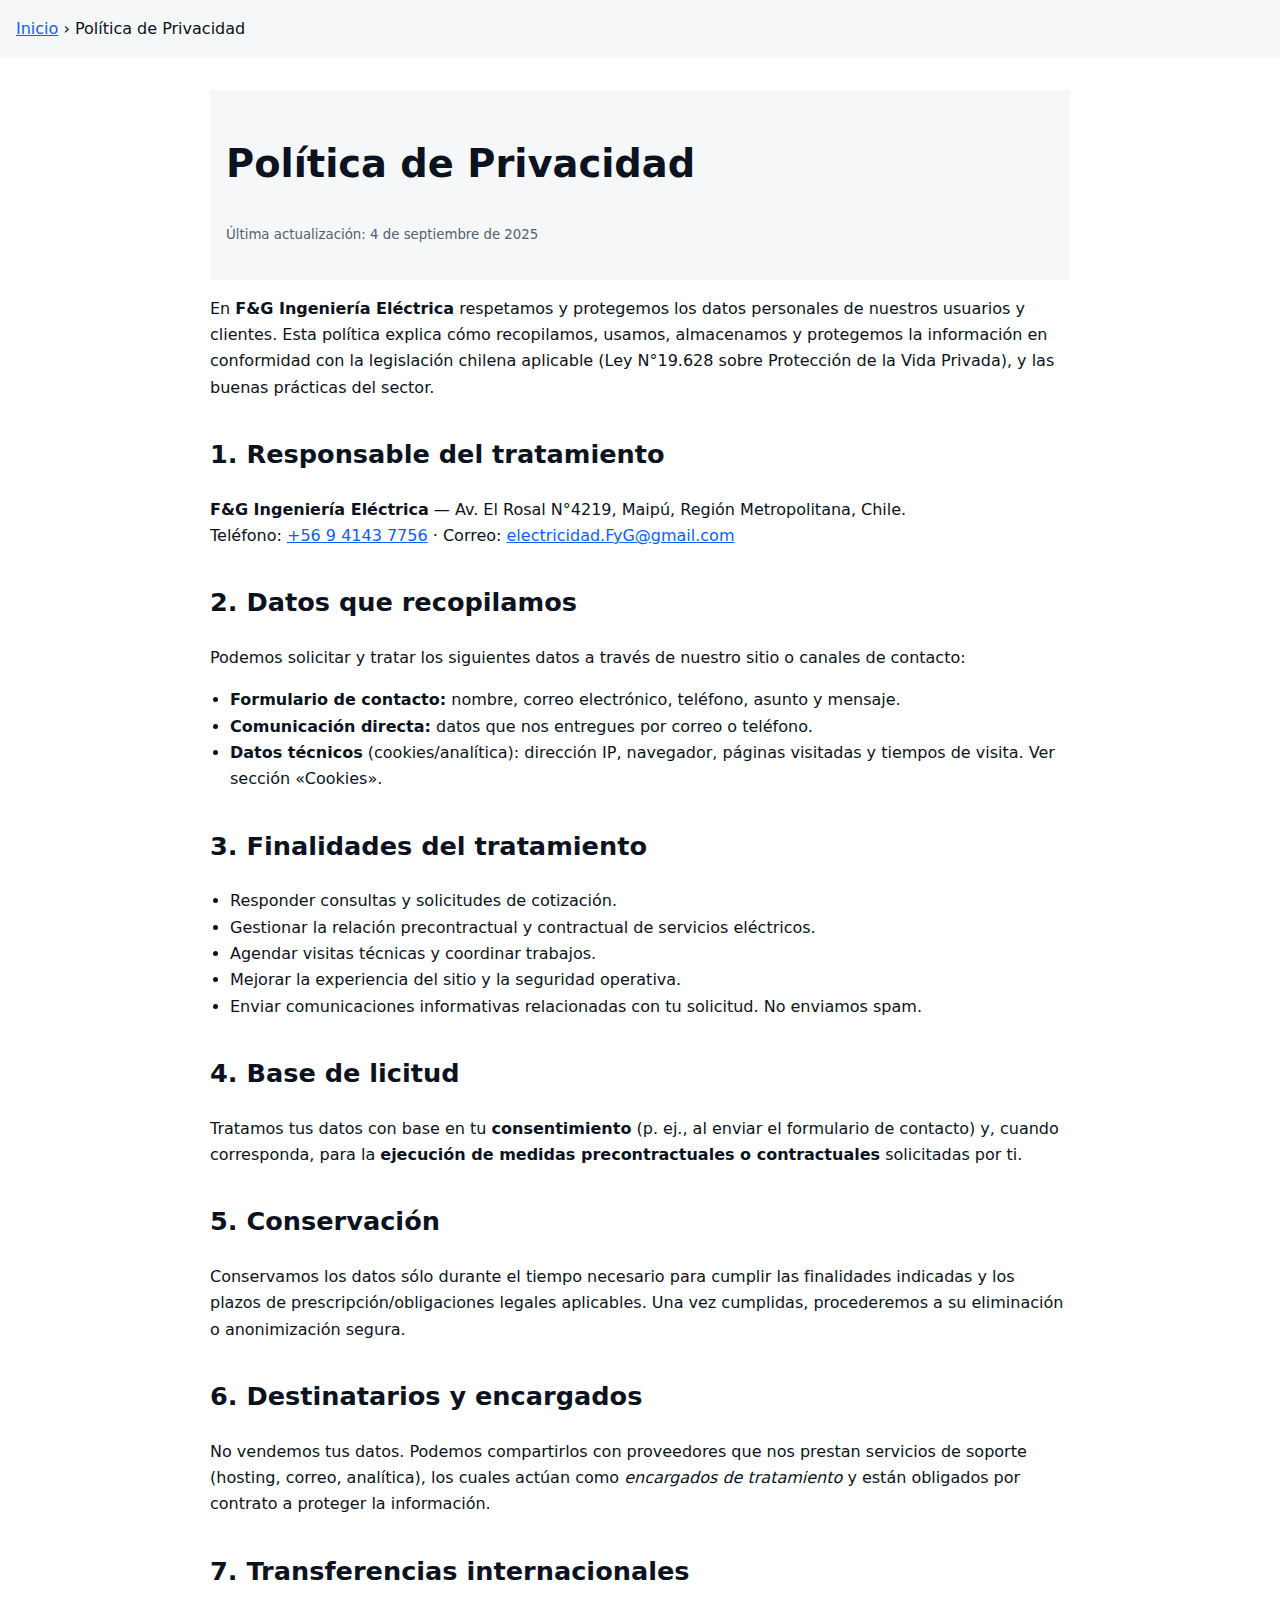
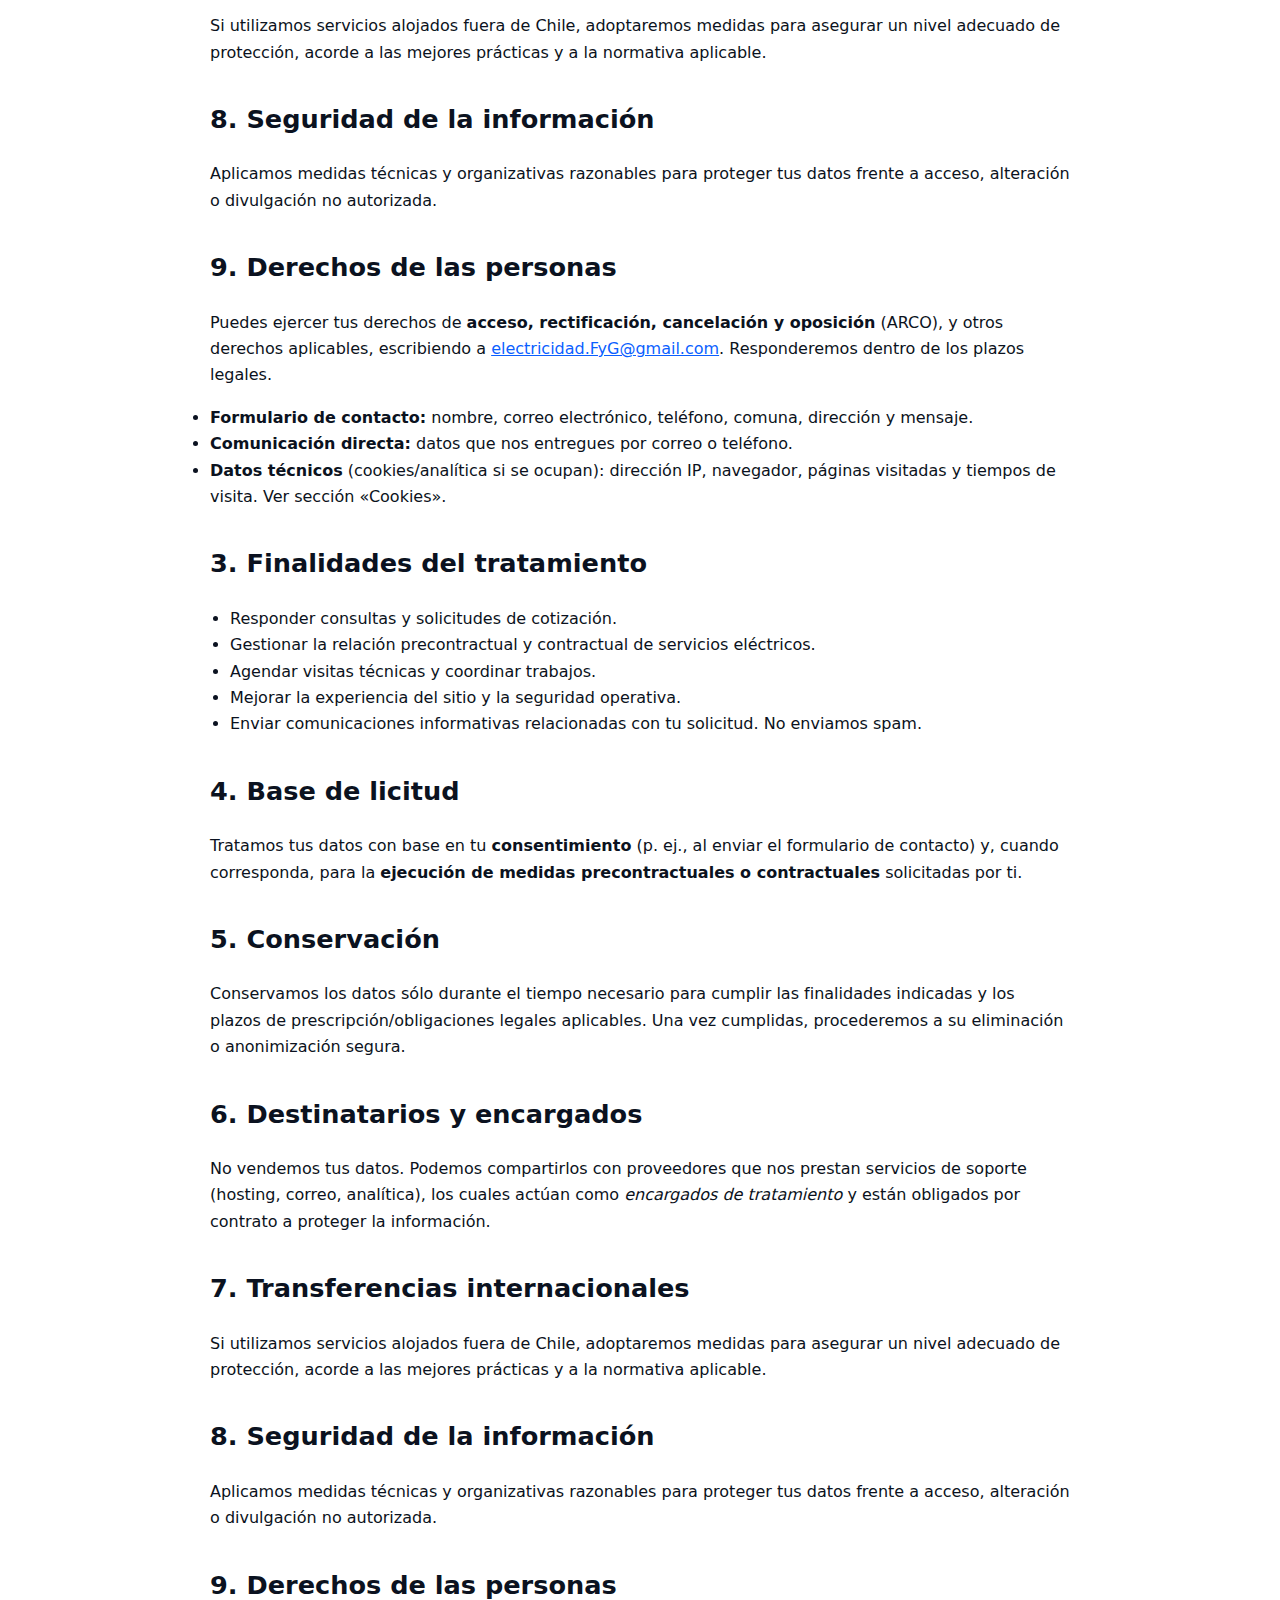
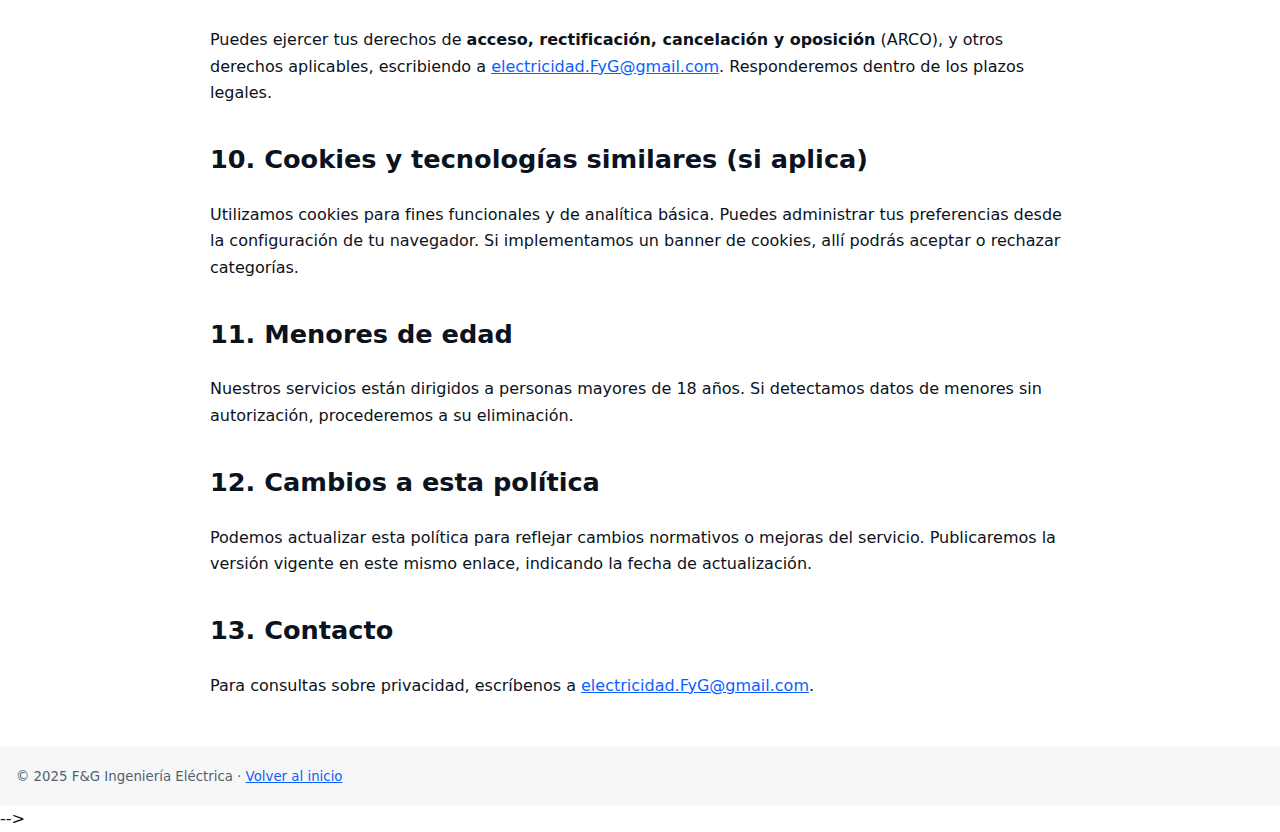
<file: legal/politica-privacidad.html>
<!doctype html>
<html lang="es-CL">

<head>
    <meta charset="utf-8">
    <meta name="viewport" content="width=device-width, initial-scale=1">
    <title>Política de Privacidad | F&G Ingeniería Eléctrica</title>
    <meta name="description"
        content="Política de privacidad de F&G Ingeniería Eléctrica: tratamiento de datos de formularios de contacto, finalidades, derechos y contacto en Chile.">
    <link rel="canonical" href="https://www.fygelectrica.cl/legal/politica-privacidad.html">
    <meta name="robots" content="index,follow">
    <style>
        body {
            font-family: system-ui, -apple-system, Segoe UI, Roboto, Ubuntu, "Helvetica Neue", Arial, sans-serif;
            line-height: 1.65;
            margin: 0;
            color: #0b1220
        }

        main {
            max-width: 860px;
            margin: auto;
            padding: 2rem
        }

        h1 {
            font-size: clamp(1.8rem, 4.5vw, 2.4rem)
        }

        h2 {
            font-size: clamp(1.25rem, 3.2vw, 1.6rem);
            margin-top: 2rem
        }

        h3 {
            font-size: clamp(1.05rem, 2.6vw, 1.25rem)
        }

        ul {
            padding-left: 1.25rem
        }

        small,
        time {
            color: #54606e
        }

        header,
        footer {
            background: #f6f7f9
        }

        header,
        footer {
            padding: 1rem
        }

        a {
            color: #0b5fff
        }
    </style>
    <script type="application/ld+json">{
"@context": "https://schema.org",
"@type": "WebPage",
"name": "Política de Privacidad | F&G Ingeniería Eléctrica",
"url": "https://www.fygelectrica.cl/legal/politica-privacidad.html",
"breadcrumb": {"@type": "BreadcrumbList","itemListElement":[{"@type":"ListItem","position":1,"name":"Inicio","item":"https://www.fygelectrica.cl/"},{"@type":"ListItem","position":2,"name":"Política de Privacidad"}]},
"about": {"@type":"Organization","name":"F&G Ingeniería Eléctrica","address":{"@type":"PostalAddress","streetAddress":"Av. El Rosal N°4219","addressLocality":"Maipú","addressRegion":"RM","addressCountry":"CL"},"email":"electricidad.FyG@gmail.com","telephone":"+56 9 4143 7756"}
}</script>
</head>

<body>
    <header>
        <nav aria-label="Migas de pan"><a href="/">Inicio</a> › Política de Privacidad</nav>
    </header>
    <main role="main">
        <article>
            <header>
                <h1>Política de Privacidad</h1>
                <p><small>Última actualización: <time datetime="2025-09-04">4 de septiembre de 2025</time></small></p>
            </header>


            <p>En <strong>F&amp;G Ingeniería Eléctrica</strong> respetamos y protegemos los datos personales de nuestros
                usuarios y clientes. Esta política explica cómo recopilamos, usamos, almacenamos y protegemos la
                información en conformidad con la legislación chilena aplicable (Ley N°19.628 sobre Protección de la
                Vida Privada), y las buenas prácticas del sector.</p>


            <h2>1. Responsable del tratamiento</h2>
            <p><strong>F&amp;G Ingeniería Eléctrica</strong> — Av. El Rosal N°4219, Maipú, Región Metropolitana, Chile.
                <br>
                Teléfono: <a href="tel:+56941437756">+56 9 4143 7756</a> · Correo: <a
                    href="mailto:electricidad.FyG@gmail.com">electricidad.FyG@gmail.com</a></p>


            <h2>2. Datos que recopilamos</h2>
            <p>Podemos solicitar y tratar los siguientes datos a través de nuestro sitio o canales de contacto:</p>
            <ul>
                <li><strong>Formulario de contacto:</strong> nombre, correo electrónico, teléfono, asunto y mensaje.
                </li>
                <li><strong>Comunicación directa:</strong> datos que nos entregues por correo o teléfono.</li>
                <li><strong>Datos técnicos</strong> (cookies/analítica): dirección IP, navegador, páginas visitadas y
                    tiempos de visita. Ver sección «Cookies».</li>
            </ul>


            <h2>3. Finalidades del tratamiento</h2>
            <ul>
                <li>Responder consultas y solicitudes de cotización.</li>
                <li>Gestionar la relación precontractual y contractual de servicios eléctricos.</li>
                <li>Agendar visitas técnicas y coordinar trabajos.</li>
                <li>Mejorar la experiencia del sitio y la seguridad operativa.</li>
                <li>Enviar comunicaciones informativas relacionadas con tu solicitud. No enviamos spam.</li>
            </ul>


            <h2>4. Base de licitud</h2>
            <p>Tratamos tus datos con base en tu <strong>consentimiento</strong> (p. ej., al enviar el formulario de
                contacto) y, cuando corresponda, para la <strong>ejecución de medidas precontractuales o
                    contractuales</strong> solicitadas por ti.</p>


            <h2>5. Conservación</h2>
            <p>Conservamos los datos sólo durante el tiempo necesario para cumplir las finalidades indicadas y los
                plazos de prescripción/obligaciones legales aplicables. Una vez cumplidas, procederemos a su eliminación
                o anonimización segura.</p>


            <h2>6. Destinatarios y encargados</h2>
            <p>No vendemos tus datos. Podemos compartirlos con proveedores que nos prestan servicios de soporte
                (hosting, correo, analítica), los cuales actúan como <em>encargados de tratamiento</em> y están
                obligados por contrato a proteger la información.</p>


            <h2>7. Transferencias internacionales</h2>
            <p>Si utilizamos servicios alojados fuera de Chile, adoptaremos medidas para asegurar un nivel adecuado de
                protección, acorde a las mejores prácticas y a la normativa aplicable.</p>


            <h2>8. Seguridad de la información</h2>
            <p>Aplicamos medidas técnicas y organizativas razonables para proteger tus datos frente a acceso, alteración
                o divulgación no autorizada.</p>


            <h2>9. Derechos de las personas</h2>
            <p>Puedes ejercer tus derechos de <strong>acceso, rectificación, cancelación y oposición</strong> (ARCO), y
                otros derechos aplicables, escribiendo a <a
                    href="mailto:electricidad.FyG@gmail.com">electricidad.FyG@gmail.com</a>. Responderemos dentro de los
                plazos legales.</p>

</html>


<li><strong>Formulario de contacto:</strong> nombre, correo electrónico, teléfono, comuna, dirección y mensaje.</li>
<li><strong>Comunicación directa:</strong> datos que nos entregues por correo o teléfono.</li>
<li><strong>Datos técnicos</strong> (cookies/analítica si se ocupan): dirección IP, navegador, páginas visitadas y tiempos de visita.
    Ver sección «Cookies».</li>
</ul>


<h2>3. Finalidades del tratamiento</h2>
<ul>
    <li>Responder consultas y solicitudes de cotización.</li>
    <li>Gestionar la relación precontractual y contractual de servicios eléctricos.</li>
    <li>Agendar visitas técnicas y coordinar trabajos.</li>
    <li>Mejorar la experiencia del sitio y la seguridad operativa.</li>
    <li>Enviar comunicaciones informativas relacionadas con tu solicitud. No enviamos spam.</li>
</ul>


<h2>4. Base de licitud</h2>
<p>Tratamos tus datos con base en tu <strong>consentimiento</strong> (p. ej., al enviar el formulario de contacto) y,
    cuando corresponda, para la <strong>ejecución de medidas precontractuales o contractuales</strong> solicitadas por
    ti.</p>


<h2>5. Conservación</h2>
<p>Conservamos los datos sólo durante el tiempo necesario para cumplir las finalidades indicadas y los plazos de
    prescripción/obligaciones legales aplicables. Una vez cumplidas, procederemos a su eliminación o anonimización
    segura.</p>


<h2>6. Destinatarios y encargados</h2>
<p>No vendemos tus datos. Podemos compartirlos con proveedores que nos prestan servicios de soporte (hosting, correo,
    analítica), los cuales actúan como <em>encargados de tratamiento</em> y están obligados por contrato a proteger la
    información.</p>


<h2>7. Transferencias internacionales</h2>
<p>Si utilizamos servicios alojados fuera de Chile, adoptaremos medidas para asegurar un nivel adecuado de protección,
    acorde a las mejores prácticas y a la normativa aplicable.</p>


<h2>8. Seguridad de la información</h2>
<p>Aplicamos medidas técnicas y organizativas razonables para proteger tus datos frente a acceso, alteración o
    divulgación no autorizada.</p>


<h2>9. Derechos de las personas</h2>
<p>Puedes ejercer tus derechos de <strong>acceso, rectificación, cancelación y oposición</strong> (ARCO), y otros
    derechos aplicables, escribiendo a <a href="mailto:electricidad.FyG@gmail.com">electricidad.FyG@gmail.com</a>.
    Responderemos dentro de los plazos legales.</p>


<h2>10. Cookies y tecnologías similares (si aplica)</h2>
<p>Utilizamos cookies para fines funcionales y de analítica básica. Puedes administrar tus preferencias desde la
    configuración de tu navegador. Si implementamos un banner de cookies, allí podrás aceptar o rechazar categorías.</p>


<h2>11. Menores de edad</h2>
<p>Nuestros servicios están dirigidos a personas mayores de 18 años. Si detectamos datos de menores sin autorización,
    procederemos a su eliminación.</p>


<h2>12. Cambios a esta política</h2>
<p>Podemos actualizar esta política para reflejar cambios normativos o mejoras del servicio. Publicaremos la versión
    vigente en este mismo enlace, indicando la fecha de actualización.</p>


<h2>13. Contacto</h2>
<p>Para consultas sobre privacidad, escríbenos a <a
        href="mailto:electricidad.FyG@gmail.com">electricidad.FyG@gmail.com</a>.
</article>
</main>
<footer>
    <small>&copy; 2025 F&amp;G Ingeniería Eléctrica · <a href="/">Volver al inicio</a></small>
</footer>
</body>

</html> -->
</file>
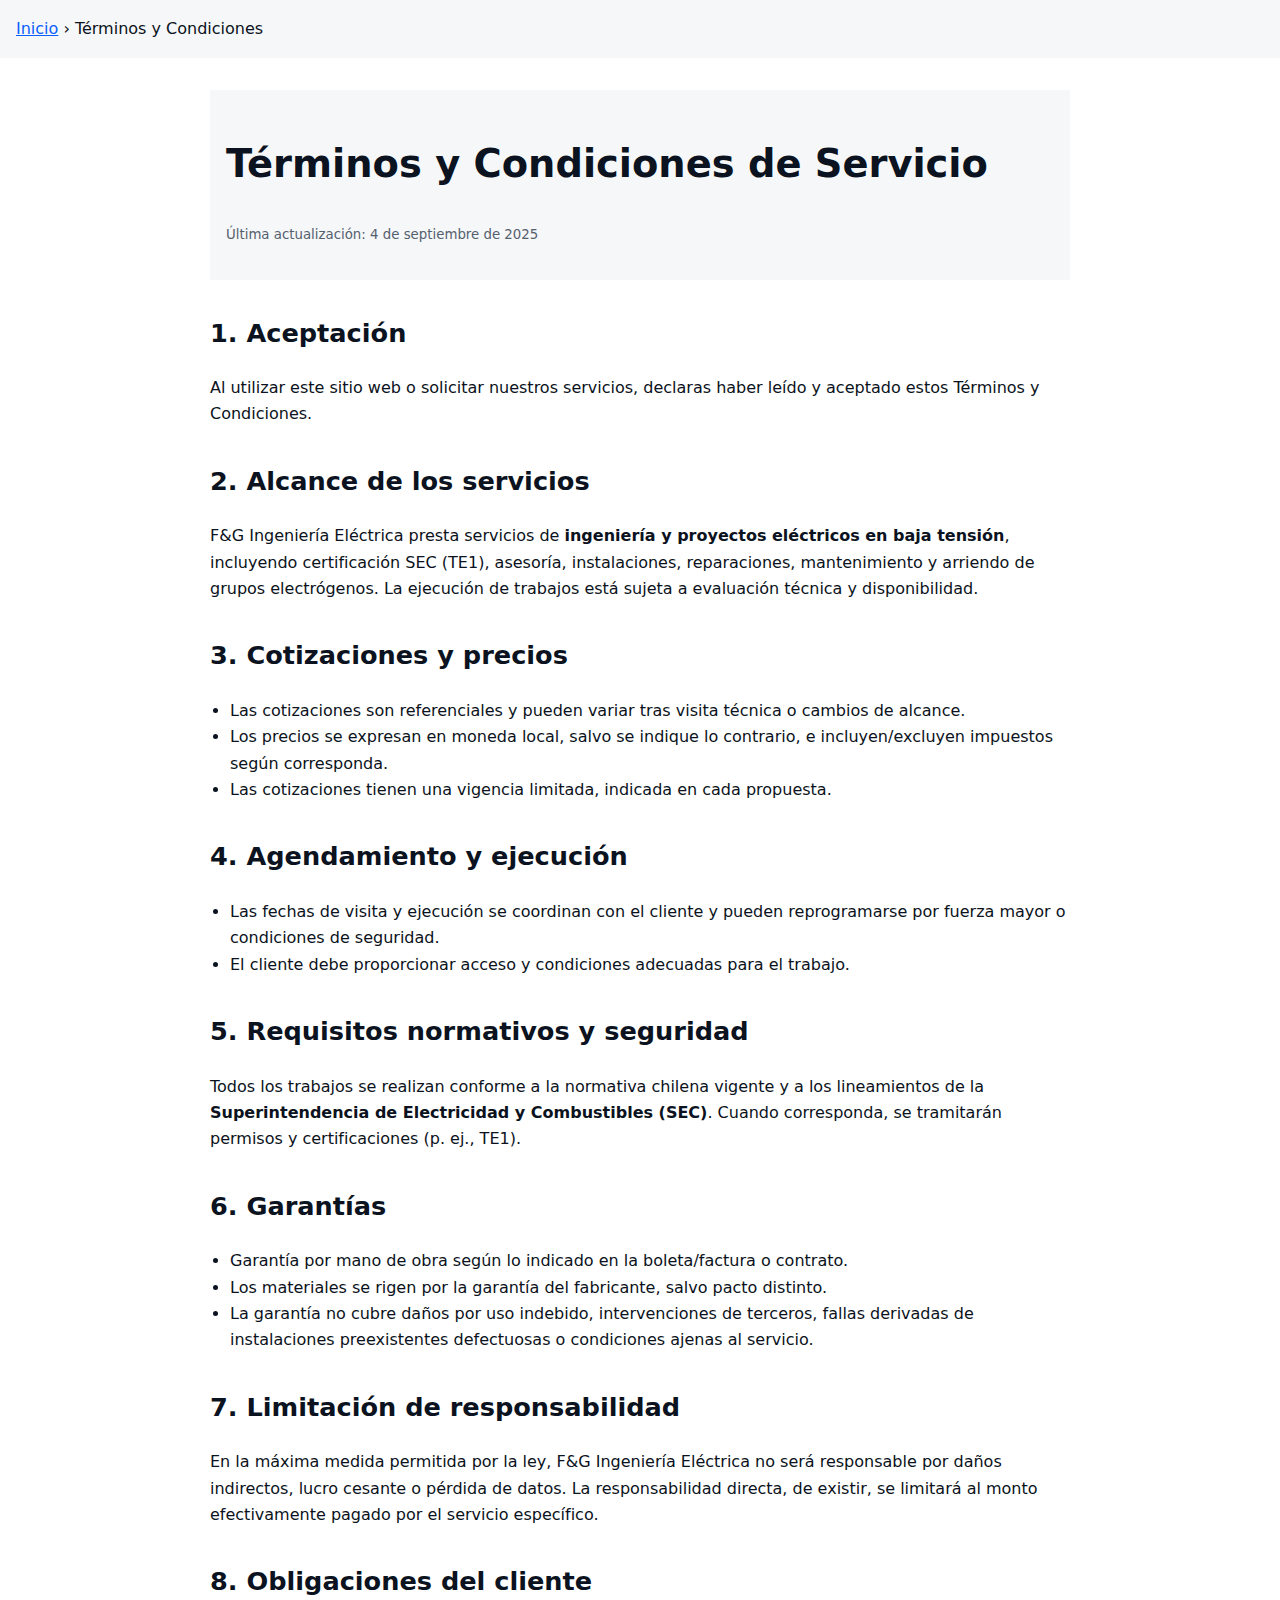
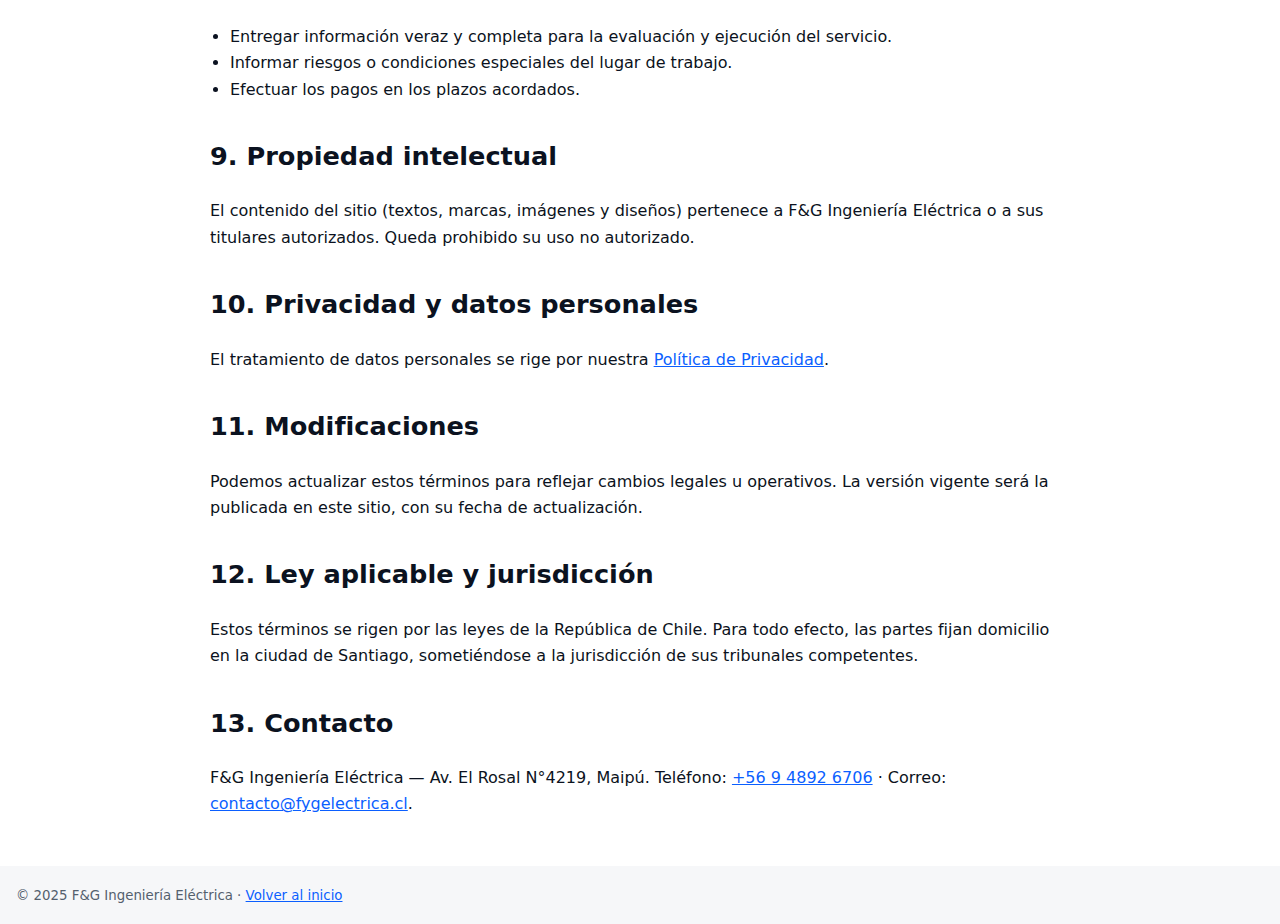
<file: legal/terminos-condiciones.html>
<!doctype html>
<html lang="es-CL">

<head>
    <meta charset="utf-8">
    <meta name="viewport" content="width=device-width, initial-scale=1">
    <title>Términos y Condiciones de Servicio | F&G Ingeniería Eléctrica</title>
    <meta name="description"
        content="Términos y Condiciones de F&G Ingeniería Eléctrica: alcance de servicios, cotizaciones, garantías, responsabilidades y contacto en Chile.">
    <link rel="canonical" href="https://www.ejemplo.cl/legal/terminos-condiciones.html">
    <meta name="robots" content="index,follow">
    <style>
        body {
            font-family: system-ui, -apple-system, Segoe UI, Roboto, Ubuntu, "Helvetica Neue", Arial, sans-serif;
            line-height: 1.65;
            margin: 0;
            color: #0b1220
        }

        main {
            max-width: 860px;
            margin: auto;
            padding: 2rem
        }

        h1 {
            font-size: clamp(1.8rem, 4.5vw, 2.4rem)
        }

        h2 {
            font-size: clamp(1.25rem, 3.2vw, 1.6rem);
            margin-top: 2rem
        }

        ul {
            padding-left: 1.25rem
        }

        small,
        time {
            color: #54606e
        }

        header,
        footer {
            background: #f6f7f9
        }

        header,
        footer {
            padding: 1rem
        }

        a {
            color: #0b5fff
        }
    </style>
    <script type="application/ld+json">{
"@context": "https://schema.org",
"@type": "WebPage",
"name": "Términos y Condiciones | F&G Ingeniería Eléctrica",
"url": "https://www.ejemplo.cl/legal/terminos-condiciones.html",
"breadcrumb": {"@type": "BreadcrumbList","itemListElement":[{"@type":"ListItem","position":1,"name":"Inicio","item":"https://www.ejemplo.cl/"},{"@type":"ListItem","position":2,"name":"Términos y Condiciones"}]},
"about": {"@type":"Organization","name":"F&G Ingeniería Eléctrica","address":{"@type":"PostalAddress","streetAddress":"Av. El Rosal N°4219","addressLocality":"Maipú","addressRegion":"RM","addressCountry":"CL"},"email":"contacto@fygelectrica.cl","telephone":"+56 9 4143 7756"}
}</script>
</head>

<body>
    <header>
        <nav aria-label="Migas de pan"><a href="/">Inicio</a> › Términos y Condiciones</nav>
    </header>
    <main role="main">
        <article>
            <header>
                <h1>Términos y Condiciones de Servicio</h1>
                <p><small>Última actualización: <time datetime="2025-09-04">4 de septiembre de 2025</time></small></p>
            </header>


            <h2>1. Aceptación</h2>
            <p>Al utilizar este sitio web o solicitar nuestros servicios, declaras haber leído y aceptado estos Términos
                y
                Condiciones.</p>


            <h2>2. Alcance de los servicios</h2>
            <p>F&amp;G Ingeniería Eléctrica presta servicios de <strong>ingeniería y proyectos eléctricos en baja
                    tensión</strong>,
                incluyendo certificación SEC (TE1), asesoría, instalaciones, reparaciones, mantenimiento y arriendo de
                grupos
                electrógenos. La ejecución de trabajos está sujeta a evaluación técnica y disponibilidad.</p>


            <h2>3. Cotizaciones y precios</h2>
            <ul>
                <li>Las cotizaciones son referenciales y pueden variar tras visita técnica o cambios de alcance.</li>
                <li>Los precios se expresan en moneda local, salvo se indique lo contrario, e incluyen/excluyen
                    impuestos según
                    corresponda.</li>
                <li>Las cotizaciones tienen una vigencia limitada, indicada en cada propuesta.</li>
            </ul>


            <h2>4. Agendamiento y ejecución</h2>
            <ul>
                <li>Las fechas de visita y ejecución se coordinan con el cliente y pueden reprogramarse por fuerza mayor
                    o
                    condiciones de seguridad.</li>
                <li>El cliente debe proporcionar acceso y condiciones adecuadas para el trabajo.</li>
            </ul>


            <h2>5. Requisitos normativos y seguridad</h2>
            <p>Todos los trabajos se realizan conforme a la normativa chilena vigente y a los lineamientos de la
                <strong>Superintendencia de Electricidad y Combustibles (SEC)</strong>. Cuando corresponda, se
                tramitarán permisos y
                certificaciones (p. ej., TE1).
            </p>


            <h2>6. Garantías</h2>
            <ul>
                <li>Garantía por mano de obra según lo indicado en la boleta/factura o contrato.</li>
                <li>Los materiales se rigen por la garantía del fabricante, salvo pacto distinto.</li>
                <li>La garantía no cubre daños por uso indebido, intervenciones de terceros, fallas derivadas de
                    instalaciones
                    preexistentes defectuosas o condiciones ajenas al servicio.</li>
            </ul>


            <h2>7. Limitación de responsabilidad</h2>
            <p>En la máxima medida permitida por la ley, F&amp;G Ingeniería Eléctrica no será responsable por daños
                indirectos,
                lucro cesante o pérdida de datos. La responsabilidad directa, de existir, se limitará al monto
                efectivamente pagado
                por el servicio específico.</p>


            <h2>8. Obligaciones del cliente</h2>
            <ul>
                <li>Entregar información veraz y completa para la evaluación y ejecución del servicio.</li>
                <li>Informar riesgos o condiciones especiales del lugar de trabajo.</li>
                <li>Efectuar los pagos en los plazos acordados.</li>
            </ul>


            <h2>9. Propiedad intelectual</h2>
            <p>El contenido del sitio (textos, marcas, imágenes y diseños) pertenece a F&amp;G Ingeniería Eléctrica o a
                sus
                titulares autorizados. Queda prohibido su uso no autorizado.</p>


            <h2>10. Privacidad y datos personales</h2>
            <p>El tratamiento de datos personales se rige por nuestra <a href="/legal/politica-privacidad.html">Política
                    de
                    Privacidad</a>.</p>


            <h2>11. Modificaciones</h2>
            <p>Podemos actualizar estos términos para reflejar cambios legales u operativos. La versión vigente será la
                publicada en
                este sitio, con su fecha de actualización.</p>


            <h2>12. Ley aplicable y jurisdicción</h2>
            <p>Estos términos se rigen por las leyes de la República de Chile. Para todo efecto, las partes fijan
                domicilio en la
                ciudad de Santiago, sometiéndose a la jurisdicción de sus tribunales competentes.</p>


            <h2>13. Contacto</h2>
            <p>F&amp;G Ingeniería Eléctrica — Av. El Rosal N°4219, Maipú. Teléfono: <a href="tel:+56948926706">+56 9 4892 6706</a> ·
                Correo: <a href="mailto:contacto@fygelectrica.cl">contacto@fygelectrica.cl</a>.</p>
        </article>
    </main>
    <footer>
        <small>&copy; 2025 F&amp;G Ingeniería Eléctrica · <a href="/">Volver al inicio</a></small>
    </footer>
</body>

</html>
</file>
